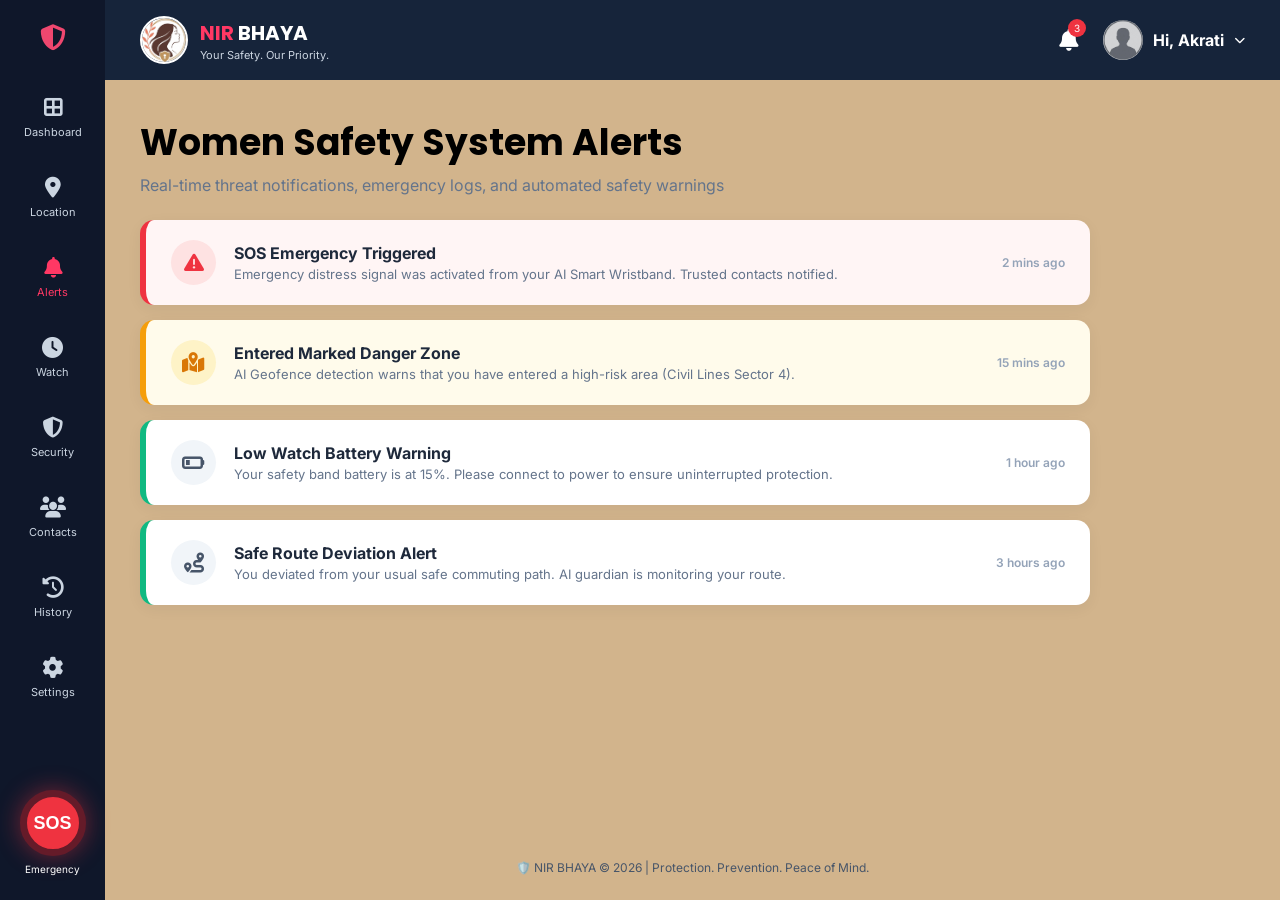
<file: alerts.html>
<!DOCTYPE html>
<html lang="en">

<head>
    <meta charset="UTF-8">
    <meta name="viewport" content="width=device-width, initial-scale=1.0">
    <title>Alerts Center | NIRBHAYA</title>

    <!-- Google Fonts -->
    <link rel="preconnect" href="https://fonts.googleapis.com">
    <link rel="preconnect" href="https://fonts.gstatic.com" crossorigin>
    <link
        href="https://fonts.googleapis.com/css2?family=Inter:wght@400;500;600;700&family=Poppins:wght@500;600;700&display=swap"
        rel="stylesheet">

    <!-- Font Awesome -->
    <link rel="stylesheet" href="https://cdnjs.cloudflare.com/ajax/libs/font-awesome/6.5.2/css/all.min.css">

    <style>
        * {
            margin: 0;
            padding: 0;
            box-sizing: border-box;
        }

        body {
            font-family: "Inter", sans-serif;
            background-color: #D2B48C;
            color: black;
        }

        /* =========================
           SIDEBAR
        ========================= */
        .sidebar {
            position: fixed;
            left: 0;
            top: 0;
            width: 105px;
            height: 100vh;
            background: #0f172a;
            display: flex;
            flex-direction: column;
            align-items: center;
            padding: 25px 10px;
            z-index: 1000;
        }

        .brand {
            color: white;
            font-size: 23px;
            font-weight: 700;
            margin-bottom: 35px;
            cursor: pointer;
            text-align: center;
        }

        .brand a {
            color: #ef476f;
            text-decoration: none;
        }

        .menu {
            width: 100%;
            display: flex;
            flex-direction: column;
            align-items: center;
            gap: 20px;
        }

        .menu a {
            width: 90px;
            text-decoration: none;
            color: #cbd5e1;
            display: flex;
            flex-direction: column;
            align-items: center;
            gap: 7px;
            padding: 9px 5px;
            border-radius: 12px;
            transition: 0.3s;
        }

        .menu a i {
            font-size: 21px;
        }

        .menu a span {
            font-size: 11px;
        }

        .menu a:hover {
            background: #16243a;
            color: white;
        }

        .menu a.active {
            color: #ff3864;
        }

        /* SOS */
        .sos-wrapper {
            margin-top: auto;
            display: flex;
            flex-direction: column;
            align-items: center;
        }

        .sos {
            width: 66px;
            height: 66px;
            border-radius: 50%;
            background: #ef3340;
            border: 7px solid #651b29;
            color: white;
            font-size: 18px;
            font-weight: 700;
            cursor: pointer;
            box-shadow: 0 0 25px rgba(239, 51, 64, 0.45);
            transition: 0.3s;
        }

        .sos:hover {
            transform: scale(1.08);
        }

        .sos-wrapper small {
            color: white;
            margin-top: 7px;
            font-size: 10px;
        }

        /* =========================
           MAIN CONTAINER
        ========================= */
        .main {
            margin-left: 105px;
            min-height: 100vh;
            display: flex;
            flex-direction: column;
            justify-content: space-between;
        }

        /* =========================
           TOPBAR
        ========================= */
        .topbar {
            height: 80px;
            background: #16243a;
            color: white;
            display: flex;
            align-items: center;
            justify-content: space-between;
            padding: 0 35px;
            position: relative;
        }

        .logo-area {
            display: flex;
            align-items: center;
            gap: 12px;
        }

        /* Custom Logo Image Styles */
        .app-logo {
            height: 48px;
            width: 48px;
            border-radius: 50%;
            object-fit: cover;
            border: 2px solid white;
        }

        .logo-area h2 {
            font-family: Poppins, sans-serif;
            font-size: 20px;
        }

        .logo-area h2 span {
            color: #ff3864;
        }

        .tagline {
            font-size: 11px;
            color: #cbd5e1;
        }

        .top-right {
            display: flex;
            align-items: center;
            gap: 25px;
        }

        .notification {
            position: relative;
            font-size: 22px;
            cursor: pointer;
        }

        .notification .badge {
            position: absolute;
            top: -8px;
            right: -8px;
            width: 18px;
            height: 18px;
            background: #ef3340;
            border-radius: 50%;
            font-size: 10px;
            display: flex;
            align-items: center;
            justify-content: center;
        }

        /* User Profile Dropdown Styles */
        .user-dropdown-container {
            position: relative;
            cursor: pointer;
        }

        .user {
            display: flex;
            align-items: center;
            gap: 10px;
        }

        .user img {
            width: 40px;
            height: 40px;
            border-radius: 50%;
            object-fit: cover;
        }

        .dropdown-menu {
            display: none;
            position: absolute;
            right: 0;
            top: 55px;
            background: #ffffff;
            color: #1e293b;
            min-width: 200px;
            border-radius: 12px;
            box-shadow: 0 10px 25px rgba(0, 0, 0, 0.2);
            overflow: hidden;
            z-index: 1100;
        }

        .dropdown-menu.show {
            display: block;
        }

        .dropdown-header {
            padding: 15px;
            background: #f8fafc;
            border-bottom: 1px solid #e2e8f0;
        }

        .dropdown-header strong {
            display: block;
            font-size: 14px;
            color: #0f172a;
        }

        .dropdown-header small {
            color: #64748b;
            font-size: 12px;
        }

        .dropdown-item {
            display: flex;
            align-items: center;
            gap: 10px;
            padding: 12px 15px;
            color: #334155;
            text-decoration: none;
            font-size: 13px;
            transition: 0.2s;
        }

        .dropdown-item:hover {
            background: #f1f5f9;
            color: #e11d48;
        }

        .dropdown-item i {
            width: 16px;
        }

        .dropdown-divider {
            height: 1px;
            background: #e2e8f0;
        }

        /* =========================
           CONTENT & ALERTS CARDS
        ========================= */
        .content {
            padding: 35px;
            flex: 1;
        }

        .page-title {
            margin-bottom: 25px;
        }

        .page-title h1 {
            font-family: Poppins, sans-serif;
            font-size: 36px;
        }

        .page-title p {
            color: #64748b;
            margin-top: 5px;
        }

        .alerts-container {
            display: flex;
            flex-direction: column;
            gap: 15px;
            max-width: 950px;
        }

        .alert-card {
            background: white;
            border-radius: 14px;
            padding: 20px 25px;
            display: flex;
            align-items: center;
            justify-content: space-between;
            box-shadow: 0 4px 15px rgba(15, 23, 42, 0.05);
            border-left: 6px solid #10b981;
            transition: 0.3s;
        }

        .alert-card.danger {
            border-left-color: #ef3340;
            background: #fff5f5;
        }

        .alert-card.warning {
            border-left-color: #f59e0b;
            background: #fffbeb;
        }

        .alert-left {
            display: flex;
            align-items: center;
            gap: 18px;
        }

        .alert-icon {
            width: 45px;
            height: 45px;
            border-radius: 50%;
            background: #f1f5f9;
            display: flex;
            align-items: center;
            justify-content: center;
            font-size: 20px;
            color: #475569;
        }

        .alert-card.danger .alert-icon {
            background: #fee2e2;
            color: #ef3340;
        }

        .alert-card.warning .alert-icon {
            background: #fef3c7;
            color: #d97706;
        }

        .alert-info h3 {
            font-size: 16px;
            font-weight: 700;
            color: #1e293b;
            margin-bottom: 3px;
        }

        .alert-info p {
            font-size: 13px;
            color: #64748b;
        }

        .alert-time {
            font-size: 12px;
            color: #94a3b8;
            font-weight: 600;
        }

        /* SOS Countdown Overlay Styling */
        #sosCountdownOverlay {
            display: none;
            position: fixed;
            top: 0;
            left: 0;
            width: 100%;
            height: 100vh;
            background: rgba(225, 29, 72, 0.95);
            z-index: 99999;
            color: white;
            flex-direction: column;
            justify-content: center;
            align-items: center;
            text-align: center;
            padding: 20px;
        }

        #sosTimerDisplay {
            font-size: 6rem;
            font-weight: 800;
            margin: 20px 0;
            letter-spacing: 2px;
        }

        /* =========================
           FOOTER
        ========================= */
        footer {
            text-align: center;
            padding: 25px;
            color: #475569;
            font-size: 12px;
        }

        @media(max-width: 750px) {
            .sidebar {
                width: 70px;
            }

            .menu a {
                width: 55px;
            }

            .menu a span {
                display: none;
            }

            .main {
                margin-left: 70px;
            }

            .tagline {
                display: none;
            }

            .content {
                padding: 20px;
            }

            .alert-card {
                flex-direction: column;
                align-items: flex-start;
                gap: 12px;
            }
        }
    </style>
</head>

<body>

    <!-- SIDEBAR -->
    <aside class="sidebar">
        <!-- Left top Shield Icon linked to security.html -->
        <div class="brand">
            <a href="security.html" title="Go to Security Center">
                <i class="fa-solid fa-shield-halved" style="color: #ef476f; font-size: 26px;"></i>
            </a>
        </div>

        <nav class="menu">
            <a href="index.html">
                <i class="fa-solid fa-border-all"></i>
                <span>Dashboard</span>
            </a>

            <!-- Location icon linked to track-location page -->
            <a href="pages/track-location.html">
                <i class="fa-solid fa-location-dot"></i>
                <span>Location</span>
            </a>

            <a href="alerts.html" class="active">
                <i class="fa-solid fa-bell"></i>
                <span>Alerts</span>
            </a>

            <a href="watch.html">
                <i class="fa-solid fa-clock"></i>
                <span>Watch</span>
            </a>

            <a href="security.html">
                <i class="fa-solid fa-shield-halved"></i>
                <span>Security</span>
            </a>

            <a href="contacts.html">
                <i class="fa-solid fa-users"></i>
                <span>Contacts</span>
            </a>

            <a href="history.html">
                <i class="fa-solid fa-clock-rotate-left"></i>
                <span>History</span>
            </a>

            <a href="settings.html">
                <i class="fa-solid fa-gear"></i>
                <span>Settings</span>
            </a>
        </nav>

        <div class="sos-wrapper">
            <button class="sos" onclick="triggerSOSCountdown()">SOS</button>
            <small>Emergency</small>
        </div>
    </aside>

    <!-- MAIN CONTAINER -->
    <main class="main">

        <!-- TOPBAR -->
        <header class="topbar">
            <div class="logo-area">
                <!-- Custom Logo Image -->
                <img src="assets/images/nir2.jpeg" alt="NIRBHAYA Logo" class="app-logo"
                    onerror="this.src='https://images.unsplash.com/photo-1618005182384-a83a8bd57fbe?w=100'">
                <div>
                    <h2><span>NIR</span> BHAYA</h2>
                    <div class="tagline">Your Safety. Our Priority.</div>
                </div>
            </div>

            <div class="top-right">
                <div class="notification" onclick="location.href='alerts.html'">
                    <i class="fa-solid fa-bell"></i>
                    <span class="badge">3</span>
                </div>

                <!-- User Profile with Interactive Dropdown Menu -->
                <div class="user-dropdown-container" id="userDropdownToggle">
                    <div class="user">
                        <img id="topbarUserImg" src="aqw.jpeg" alt="Profile"
                            onerror="this.src='https://images.unsplash.com/photo-1534528741775-53994a69daeb?w=100'">
                        <strong id="topbarUserName">Hi, Akrati</strong>
                        <i class="fa-solid fa-chevron-down" style="font-size: 11px;"></i>
                    </div>

                    <div class="dropdown-menu" id="userDropdownMenu">
                        <div class="dropdown-header">
                            <strong id="dropdownUserName">Akrati</strong>
                            <small>akrati@example.com</small>
                        </div>
                        <a href="#" class="dropdown-item"
                            onclick="alert('User Details: Akrati | Role: Primary User | Status: Verified')">
                            <i class="fa-solid fa-user"></i> User Details
                        </a>
                        <a href="settings.html" class="dropdown-item">
                            <i class="fa-solid fa-gear"></i> Account Settings
                        </a>
                        <div class="dropdown-divider"></div>
                        <a href="login.html" class="dropdown-item" style="color: #ef3340;">
                            <i class="fa-solid fa-right-from-bracket"></i> Logout
                        </a>
                    </div>
                </div>
            </div>
        </header>

        <!-- CONTENT -->
        <section class="content">
            <div class="page-title">
                <h1>Women Safety System Alerts</h1>
                <p>Real-time threat notifications, emergency logs, and automated safety warnings</p>
            </div>

            <div class="alerts-container">

                <!-- Alert Item 1 -->
                <div class="alert-card danger">
                    <div class="alert-left">
                        <div class="alert-icon">
                            <i class="fa-solid fa-triangle-exclamation"></i>
                        </div>
                        <div class="alert-info">
                            <h3>SOS Emergency Triggered</h3>
                            <p>Emergency distress signal was activated from your AI Smart Wristband. Trusted contacts
                                notified.</p>
                        </div>
                    </div>
                    <div class="alert-time">2 mins ago</div>
                </div>

                <!-- Alert Item 2 -->
                <div class="alert-card warning">
                    <div class="alert-left">
                        <div class="alert-icon">
                            <i class="fa-solid fa-map-location-dot"></i>
                        </div>
                        <div class="alert-info">
                            <h3>Entered Marked Danger Zone</h3>
                            <p>AI Geofence detection warns that you have entered a high-risk area (Civil Lines Sector
                                4).</p>
                        </div>
                    </div>
                    <div class="alert-time">15 mins ago</div>
                </div>

                <!-- Alert Item 3 -->
                <div class="alert-card">
                    <div class="alert-left">
                        <div class="alert-icon">
                            <i class="fa-solid fa-battery-quarter"></i>
                        </div>
                        <div class="alert-info">
                            <h3>Low Watch Battery Warning</h3>
                            <p>Your safety band battery is at 15%. Please connect to power to ensure uninterrupted
                                protection.</p>
                        </div>
                    </div>
                    <div class="alert-time">1 hour ago</div>
                </div>

                <!-- Alert Item 4 -->
                <div class="alert-card">
                    <div class="alert-left">
                        <div class="alert-icon">
                            <i class="fa-solid fa-route"></i>
                        </div>
                        <div class="alert-info">
                            <h3>Safe Route Deviation Alert</h3>
                            <p>You deviated from your usual safe commuting path. AI guardian is monitoring your route.
                            </p>
                        </div>
                    </div>
                    <div class="alert-time">3 hours ago</div>
                </div>

            </div>
        </section>

        <!-- FOOTER -->
        <footer>
            🛡️ NIR BHAYA © 2026 | Protection. Prevention. Peace of Mind.
        </footer>

    </main>

    <!-- SOS COUNTDOWN OVERLAY SCREEN -->
    <div id="sosCountdownOverlay">
        <h2>🚨 SOS EMERGENCY ACTIVATED 🚨</h2>
        <p>Dispatching coordinates and custom SMS to emergency contacts in:</p>
        <div id="sosTimerDisplay">15</div>
        <p style="font-size: 14px; max-width: 400px; opacity: 0.9; margin-bottom: 30px;">If this was a false alarm,
            click the cancel button immediately below before the countdown hits zero.</p>
        <button onclick="cancelSOS()"
            style="background: white; color: #e11d48; border: none; padding: 16px 45px; border-radius: 40px; font-size: 1.3rem; font-weight: 800; cursor: pointer; box-shadow: 0 10px 25px rgba(0,0,0,0.3); transition: 0.2s;">
            ❌ CANCEL SOS
        </button>
    </div>

    <script>
        // Sync Profile Data from Settings
        window.addEventListener('DOMContentLoaded', () => {
            const savedName = localStorage.getItem('nirbhaya_username');
            const savedDp = localStorage.getItem('nirbhaya_userdp');
            if (savedName) {
                document.getElementById('topbarUserName').textContent = `Hi, ${savedName}`;
                document.getElementById('dropdownUserName').textContent = savedName;
            }
            if (savedDp) {
                document.getElementById('topbarUserImg').src = savedDp;
            }
        });

        // User Profile Dropdown Toggle Script
        const dropdownToggle = document.getElementById('userDropdownToggle');
        const dropdownMenu = document.getElementById('userDropdownMenu');

        dropdownToggle.addEventListener('click', (e) => {
            e.stopPropagation();
            dropdownMenu.classList.toggle('show');
        });

        window.addEventListener('click', () => {
            if (dropdownMenu.classList.contains('show')) {
                dropdownMenu.classList.remove('show');
            }
        });

        /* =========================
           STRICT 15-SEC SOS COUNTDOWN & CANCEL ENGINE
        ========================= */
        let sosInterval = null;
        let countdownValue = 15;

        function triggerSOSCountdown() {
            countdownValue = 15;
            document.getElementById('sosTimerDisplay').textContent = countdownValue;
            document.getElementById('sosCountdownOverlay').style.display = 'flex';

            sosInterval = setInterval(() => {
                countdownValue--;
                document.getElementById('sosTimerDisplay').textContent = countdownValue;

                if (countdownValue <= 0) {
                    clearInterval(sosInterval);
                    document.getElementById('sosCountdownOverlay').style.display = 'none';

                    const customMsg = localStorage.getItem('nirbhaya_sos_sms') || "Emergency SOS Triggered!";
                    alert(`🚨 SOS DISPATCHED SUCCESSFULLY!\n\nCustom SMS Sent to Trusted Contacts:\n"${customMsg}"\n\nLocal authorities & emergency services alerted with live GPS coordinates.`);
                }
            }, 1000);
        }

        function cancelSOS() {
            if (sosInterval) {
                clearInterval(sosInterval);
            }
            document.getElementById('sosCountdownOverlay').style.display = 'none';
            alert("🛡️ SOS Alert successfully cancelled.");
        }
    </script>

</body>

</html>
</file>
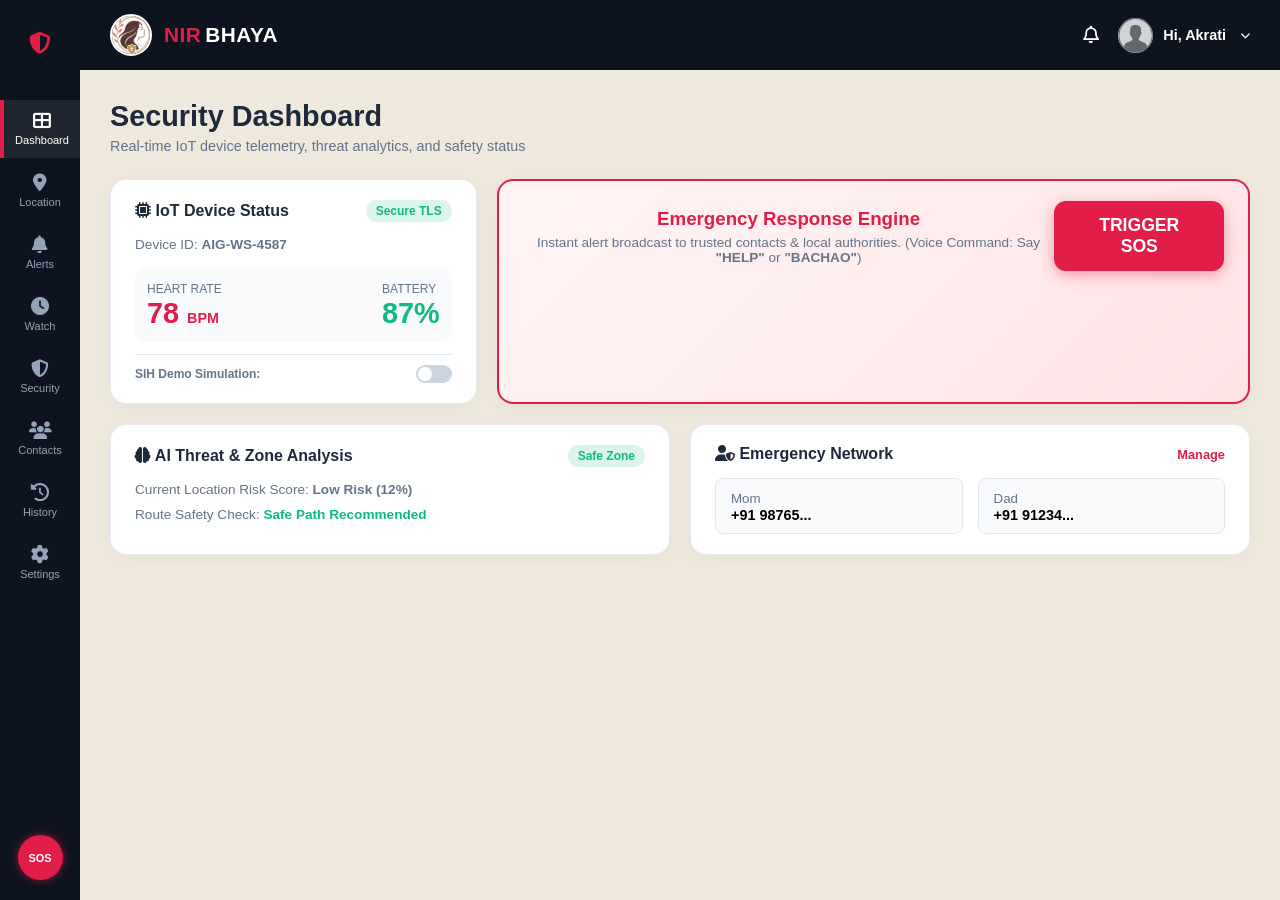
<file: indexsih.html>
<!DOCTYPE html>
<html lang="en">

<head>
    <meta charset="UTF-8">
    <meta name="viewport" content="width=device-width, initial-scale=1.0">
    <title>Dashboard | NIRBHAYA</title>

    <link rel="stylesheet" href="css/global.css">
    <link rel="stylesheet" href="https://cdnjs.cloudflare.com/ajax/libs/font-awesome/6.4.0/css/all.min.css">

    <style>
        /* Exact Theme Match with security.html */
        body {
            background-color: #8f6244;
            margin: 0;
            font-family: 'Plus Jakarta Sans', sans-serif;
        }

        .app-container {
            display: flex;
            min-height: 100vh;
        }

        /* Sidebar Styling */
        .sidebar {
            width: 80px;
            background-color: #0d131f;
            display: flex;
            flex-direction: column;
            align-items: center;
            padding: 20px 0;
            position: fixed;
            height: 100vh;
            z-index: 100;
        }

        .sidebar .logo-area {
            color: #fff;
            font-weight: 800;
            font-size: 14px;
            margin-bottom: 30px;
            text-align: center;
        }

        .sidebar a {
            color: #94a3b8;
            text-decoration: none;
            display: flex;
            flex-direction: column;
            align-items: center;
            font-size: 11px;
            padding: 12px 0;
            width: 100%;
            transition: 0.2s;
        }

        .sidebar a i {
            font-size: 18px;
            margin-bottom: 4px;
        }

        .sidebar a:hover,
        .sidebar a.active {
            color: #ffffff;
            background: rgba(255, 255, 255, 0.08);
            border-left: 4px solid #e11d48;
        }

        .sidebar .sos-icon-btn {
            margin-top: auto;
            background: #e11d48;
            color: white;
            border-radius: 50%;
            width: 45px;
            height: 45px;
            display: flex;
            align-items: center;
            justify-content: center;
            font-weight: 700;
            font-size: 11px;
            box-shadow: 0 0 10px rgba(225, 29, 72, 0.6);
            text-decoration: none;
            cursor: pointer;
        }

        /* Main Content Wrapper */
        .main-wrapper {
            margin-left: 80px;
            flex: 1;
            background-color: #efe8dc;
            min-height: 100vh;
        }

        /* Top Bar */
        .topbar {
            height: 70px;
            background: #0d131f;
            color: white;
            display: flex;
            align-items: center;
            justify-content: space-between;
            padding: 0 30px;
            position: relative;
        }

        .brand-logo-area {
            display: flex;
            align-items: center;
            gap: 12px;
        }

        /* Custom Logo Image Styles */
        .app-logo {
            height: 42px;
            width: 42px;
            border-radius: 50%;
            object-fit: cover;
            border: 2px solid white;
        }

        /* NIRBHAYA Logo Style (NIR in Red, BHAYA in White) */
        .brand-title {
            font-weight: 800;
            font-size: 1.3rem;
            letter-spacing: 0.5px;
            display: flex;
            align-items: center;
            gap: 4px;
        }

        .brand-title .nir-text {
            color: #e11d48;
        }

        .brand-title .bhaya-text {
            color: #ffffff;
        }

        .top-right {
            display: flex;
            align-items: center;
            gap: 20px;
        }

        /* User Profile Dropdown Styles (Exact Match with security.html) */
        .user-dropdown-container {
            position: relative;
            cursor: pointer;
        }

        .user-profile {
            display: flex;
            align-items: center;
            gap: 10px;
            font-size: 0.9rem;
            font-weight: 600;
        }

        .user-profile img {
            width: 35px;
            height: 35px;
            border-radius: 50%;
            object-fit: cover;
        }

        .dropdown-menu {
            display: none;
            position: absolute;
            right: 0;
            top: 50px;
            background: #ffffff;
            color: #1e293b;
            min-width: 200px;
            border-radius: 12px;
            box-shadow: 0 10px 25px rgba(0, 0, 0, 0.2);
            overflow: hidden;
            z-index: 1100;
        }

        .dropdown-menu.show {
            display: block;
        }

        .dropdown-header {
            padding: 15px;
            background: #f8fafc;
            border-bottom: 1px solid #e2e8f0;
        }

        .dropdown-header strong {
            display: block;
            font-size: 14px;
            color: #0f172a;
        }

        .dropdown-header small {
            color: #64748b;
            font-size: 12px;
        }

        .dropdown-item {
            display: flex;
            align-items: center;
            gap: 10px;
            padding: 12px 15px;
            color: #334155;
            text-decoration: none;
            font-size: 13px;
            transition: 0.2s;
        }

        .dropdown-item:hover {
            background: #f1f5f9;
            color: #e11d48;
        }

        .dropdown-item i {
            width: 16px;
        }

        .dropdown-divider {
            height: 1px;
            background: #e2e8f0;
        }

        /* Content Area & Cards Grid */
        .content-body {
            padding: 30px;
        }

        .page-title h1 {
            font-size: 1.8rem;
            font-weight: 800;
            color: #1e293b;
            margin-bottom: 5px;
        }

        .page-title p {
            color: #64748b;
            font-size: 0.9rem;
            margin-bottom: 25px;
        }

        .dashboard-grid {
            display: grid;
            grid-template-columns: repeat(12, 1fr);
            gap: 20px;
        }

        .card {
            background: #ffffff;
            border-radius: 16px;
            padding: 20px 24px;
            box-shadow: 0 4px 20px rgba(0, 0, 0, 0.04);
            border: 1px solid rgba(226, 232, 240, 0.8);
        }

        .col-4 {
            grid-column: span 4;
        }

        .col-8 {
            grid-column: span 8;
        }

        .col-6 {
            grid-column: span 6;
        }

        .card-header-flex {
            display: flex;
            justify-content: space-between;
            align-items: center;
            margin-bottom: 15px;
        }

        .card-title {
            font-size: 1rem;
            font-weight: 700;
            color: #1e293b;
        }

        .status-badge {
            padding: 4px 10px;
            border-radius: 20px;
            font-size: 0.75rem;
            font-weight: 700;
        }

        .badge-safe {
            background: rgba(16, 185, 129, 0.15);
            color: #10b981;
        }

        .sos-active-banner {
            background: linear-gradient(135deg, #fff5f5 0%, #ffe4e6 100%);
            border: 2px solid #e11d48;
            text-align: center;
        }

        .big-sos-btn {
            background: #e11d48;
            color: white;
            border: none;
            padding: 14px 35px;
            font-size: 1.1rem;
            font-weight: 800;
            border-radius: 12px;
            cursor: pointer;
            box-shadow: 0 4px 15px rgba(225, 29, 72, 0.4);
        }

        .metric-value {
            font-size: 1.8rem;
            font-weight: 800;
            color: #1e293b;
        }

        /* SOS Countdown Overlay Styling */
        #sosCountdownOverlay {
            display: none;
            position: fixed;
            top: 0;
            left: 0;
            width: 100%;
            height: 100vh;
            background: rgba(225, 29, 72, 0.95);
            z-index: 99999;
            color: white;
            flex-direction: column;
            justify-content: center;
            align-items: center;
            text-align: center;
            padding: 20px;
        }

        #sosTimerDisplay {
            font-size: 6rem;
            font-weight: 800;
            margin: 20px 0;
            letter-spacing: 2px;
        }
    </style>
</head>

<body>

    <div class="app-container">

        <!-- SIDEBAR -->
        <aside class="sidebar">

            <!-- Left top shield icon linked to security.html -->
            <div class="logo-area">
                <a href="security.html" style="color: inherit; text-decoration: none;">
                    <i class="fa-solid fa-shield-halved" style="font-size: 22px; color: #e11d48; cursor: pointer;"
                        title="Go to Security Center"></i>
                </a>
            </div>

            <nav style="width: 100%; display: flex; flex-direction: column; gap: 4px;">

                <a href="indexsih.html" class="active">
                    <i class="fa-solid fa-table-cells-large"></i>
                    <span>Dashboard</span>
                </a>

                <!-- Location link connected to pages/track-location.html -->
                <a href="pages/track-location.html">
                    <i class="fa-solid fa-location-dot"></i>
                    <span>Location</span>
                </a>

                <a href="alerts.html">
                    <i class="fa-solid fa-bell"></i>
                    <span>Alerts</span>
                </a>

                <a href="watch.html">
                    <i class="fa-solid fa-clock"></i>
                    <span>Watch</span>
                </a>

                <a href="security.html">
                    <i class="fa-solid fa-shield-alt"></i>
                    <span>Security</span>
                </a>

                <a href="contacts.html">
                    <i class="fa-solid fa-users"></i>
                    <span>Contacts</span>
                </a>

                <a href="history.html">
                    <i class="fa-solid fa-clock-rotate-left"></i>
                    <span>History</span>
                </a>

                <a href="settings.html">
                    <i class="fa-solid fa-gear"></i>
                    <span>Settings</span>
                </a>

            </nav>

            <a class="sos-icon-btn" onclick="triggerSOSCountdown()">SOS</a>

        </aside>


        <!-- MAIN WRAPPER -->
        <div class="main-wrapper">

            <!-- TOPBAR -->
            <header class="topbar">

                <div class="brand-logo-area">
                    <img src="assets/images/nir2.jpeg" alt="NIRBHAYA Logo" class="app-logo"
                        onerror="this.src='https://images.unsplash.com/photo-1618005182384-a83a8bd57fbe?w=100'">
                    <div class="brand-title">
                        <span class="nir-text">NIR</span><span class="bhaya-text">BHAYA</span>
                    </div>
                </div>

                <div class="top-right">

                    <i class="fa-regular fa-bell" style="cursor: pointer; font-size: 1.1rem;"
                        onclick="location.href='alerts.html'"></i>

                    <!-- USER PROFILE WITH INTERACTIVE DROPDOWN MENU -->
                    <div class="user-dropdown-container" id="userDropdownToggle">
                        <div class="user-profile">
                            <img id="topbarUserImg" src="aqw.jpeg" alt="User DP"
                                onerror="this.src='https://images.unsplash.com/photo-1534528741775-53994a69daeb?w=100'">
                            <span id="topbarUserName">Hi, Akrati</span>
                            <i class="fa-solid fa-chevron-down" style="font-size: 10px; margin-left: 4px;"></i>
                        </div>

                        <div class="dropdown-menu" id="userDropdownMenu">
                            <div class="dropdown-header">
                                <strong id="dropdownUserName">Akrati</strong>
                                <small id="dropdownUserEmail">akrati@example.com</small>
                            </div>
                            <a href="#" class="dropdown-item"
                                onclick="alert('User Details: Primary User | Status: Verified')">
                                <i class="fa-solid fa-user"></i> User Details
                            </a>
                            <a href="settings.html" class="dropdown-item">
                                <i class="fa-solid fa-gear"></i> Account Settings
                            </a>
                            <div class="dropdown-divider"></div>
                            <a href="login.html" class="dropdown-item" style="color: #ef3340;">
                                <i class="fa-solid fa-right-from-bracket"></i> Logout
                            </a>
                        </div>
                    </div>

                </div>

            </header>


            <!-- CONTENT BODY -->
            <main class="content-body">

                <div class="page-title">
                    <h1>Security Dashboard</h1>
                    <p>Real-time IoT device telemetry, threat analytics, and safety status</p>
                </div>


                <div class="dashboard-grid">

                    <!-- IoT Hardware Telemetry Card -->
                    <div class="card col-4">

                        <div class="card-header-flex">

                            <span class="card-title">
                                <i class="fa-solid fa-microchip"></i>
                                IoT Device Status
                            </span>

                            <span class="status-badge badge-safe">
                                Secure TLS
                            </span>

                        </div>

                        <p style="font-size: 0.85rem; color: #64748b; margin-bottom: 12px;">
                            Device ID: <strong>AIG-WS-4587</strong>
                        </p>

                        <div
                            style="display: flex; justify-content: space-between; margin-top: 15px; background: #f8fafc; padding: 12px; border-radius: 10px;">

                            <div>

                                <small style="color: #64748b; font-size: 0.75rem;">
                                    HEART RATE
                                </small>

                                <div class="metric-value" style="color: #e11d48;" id="heartRate">
                                    78
                                    <span style="font-size: 0.9rem;">
                                        BPM
                                    </span>
                                </div>

                            </div>

                            <div>

                                <small style="color: #64748b; font-size: 0.75rem;">
                                    BATTERY
                                </small>

                                <div class="metric-value" style="color: #10b981;">
                                    87%
                                </div>

                            </div>

                        </div>

                        <!-- SIH Demo Telemetry Simulation Toggle -->
                        <div
                            style="margin-top: 12px; display: flex; justify-content: space-between; align-items: center; border-top: 1px solid #e2e8f0; padding-top: 10px;">
                            <span style="font-size: 0.75rem; color: #64748b; font-weight: 600;">SIH Demo
                                Simulation:</span>
                            <label onclick="toggleSimulation()"
                                style="cursor: pointer; width: 36px; height: 18px; background: #cbd5e1; border-radius: 20px; position: relative; display: inline-block;">
                                <span id="slider"
                                    style="position: absolute; top: 2px; left: 2px; width: 14px; height: 14px; background: white; border-radius: 50%; transition: 0.3s;"></span>
                            </label>
                        </div>

                    </div>


                    <!-- Smart SOS Quick Trigger Card -->
                    <div class="card col-8 sos-active-banner">

                        <div style="display: flex; justify-content: space-between; align-items: center;">

                            <div>

                                <h3 style="color: #e11d48; margin-bottom: 5px;">
                                    Emergency Response Engine
                                </h3>

                                <p style="font-size: 0.85rem; color: #64748b;">
                                    Instant alert broadcast to trusted contacts & local authorities. (Voice Command: Say
                                    <strong>"HELP"</strong> or <strong>"BACHAO"</strong>)
                                </p>

                            </div>

                            <button class="big-sos-btn" onclick="triggerSOSCountdown()">
                                TRIGGER SOS
                            </button>

                        </div>

                    </div>


                    <!-- AI Risk & Geofence Status -->
                    <div class="card col-6">

                        <div class="card-header-flex">

                            <span class="card-title">
                                <i class="fa-solid fa-brain"></i>
                                AI Threat & Zone Analysis
                            </span>

                            <span class="status-badge badge-safe" id="zoneBadgeStatus">
                                Safe Zone
                            </span>

                        </div>

                        <p style="font-size: 0.85rem; color: #64748b; margin-bottom: 10px;">
                            Current Location Risk Score:
                            <strong id="riskScoreText">Low Risk (12%)</strong>
                        </p>

                        <p style="font-size: 0.85rem; color: #64748b;">
                            Route Safety Check:
                            <strong style="color: #10b981;" id="routeCheckText">
                                Safe Path Recommended
                            </strong>
                        </p>

                    </div>


                    <!-- Trusted Contacts Quick View -->
                    <div class="card col-6">

                        <div class="card-header-flex">

                            <span class="card-title">
                                <i class="fa-solid fa-user-shield"></i>
                                Emergency Network
                            </span>

                            <a href="security.html"
                                style="font-size: 0.8rem; color: #e11d48; text-decoration: none; font-weight: 700;">
                                Manage
                            </a>

                        </div>

                        <div style="display: flex; gap: 15px; margin-top: 10px;">

                            <div
                                style="background: #f8fafc; padding: 10px 15px; border-radius: 8px; flex: 1; border: 1px solid #e2e8f0;">

                                <small style="color: #64748b;">
                                    Mom
                                </small>

                                <div style="font-weight: 700; font-size: 0.9rem;">
                                    +91 98765...
                                </div>

                            </div>


                            <div
                                style="background: #f8fafc; padding: 10px 15px; border-radius: 8px; flex: 1; border: 1px solid #e2e8f0;">

                                <small style="color: #64748b;">
                                    Dad
                                </small>

                                <div style="font-weight: 700; font-size: 0.9rem;">
                                    +91 91234...
                                </div>

                            </div>

                        </div>

                    </div>

                </div>

            </main>

        </div>

    </div>

    <!-- SOS COUNTDOWN OVERLAY SCREEN -->
    <div id="sosCountdownOverlay">
        <h2>🚨 SOS EMERGENCY ACTIVATED 🚨</h2>
        <p>Dispatching coordinates and custom SMS to emergency contacts in:</p>
        <div id="sosTimerDisplay">15</div>
        <p style="font-size: 14px; max-width: 400px; opacity: 0.9; margin-bottom: 30px;">Voice command or manual trigger
            detected. Click cancel if this is a false alarm.</p>
        <button onclick="cancelSOS()"
            style="background: white; color: #e11d48; border: none; padding: 16px 45px; border-radius: 40px; font-size: 1.3rem; font-weight: 800; cursor: pointer; box-shadow: 0 10px 25px rgba(0,0,0,0.3); transition: 0.2s;">
            ❌ CANCEL SOS
        </button>
    </div>

    <!-- Script Section -->
    <script>
        // Sync Profile Data & Active Logged-in User Details from localStorage
        window.addEventListener('DOMContentLoaded', () => {
            const savedName = localStorage.getItem('nirbhaya_username');
            const savedDp = localStorage.getItem('nirbhaya_userdp');
            const savedEmail = localStorage.getItem('nirbhaya_user_email') || localStorage.getItem('nirbhaya_current_user_email');

            if (savedName) {
                const topbarNameEl = document.getElementById('topbarUserName');
                const dropdownNameEl = document.getElementById('dropdownUserName');
                if (topbarNameEl) topbarNameEl.textContent = `Hi, ${savedName}`;
                if (dropdownNameEl) dropdownNameEl.textContent = savedName;
            }

            if (savedEmail) {
                const dropdownEmailEl = document.getElementById('dropdownUserEmail');
                if (dropdownEmailEl) dropdownEmailEl.textContent = savedEmail;
            }

            const topbarImg = document.getElementById('topbarUserImg');
            if (savedDp && savedDp.trim() !== "") {
                if (topbarImg) topbarImg.src = savedDp;
            } else {
                if (topbarImg) topbarImg.src = 'aqw.jpeg';
            }
        });

        /* =========================
           USER DROPDOWN TOGGLE SCRIPT
        ========================= */
        const dropdownToggle = document.getElementById('userDropdownToggle');
        const dropdownMenu = document.getElementById('userDropdownMenu');

        if (dropdownToggle && dropdownMenu) {
            dropdownToggle.addEventListener('click', (e) => {
                e.stopPropagation();
                dropdownMenu.classList.toggle('show');
            });

            window.addEventListener('click', () => {
                if (dropdownMenu.classList.contains('show')) {
                    dropdownMenu.classList.remove('show');
                }
            });
        }

        // 1. IoT Telemetry Simulation for Judges Demo
        let isSimulating = false;
        function toggleSimulation() {
            isSimulating = !isSimulating;
            let hrElement = document.getElementById("heartRate");
            let slider = document.getElementById("slider");

            if (isSimulating) {
                slider.style.transform = "translateX(18px)";
                slider.parentElement.style.background = "#e11d48";
                window.simInterval = setInterval(() => {
                    let randomHR = Math.floor(Math.random() * (140 - 115 + 1)) + 115;
                    hrElement.innerHTML = `${randomHR} <span style="font-size: 0.9rem;">BPM</span>`;
                }, 2000);
            } else {
                slider.style.transform = "translateX(0)";
                slider.parentElement.style.background = "#cbd5e1";
                clearInterval(window.simInterval);
                hrElement.innerHTML = `78 <span style="font-size: 0.9rem;">BPM</span>`;
            }
        }

        // 2. Strict 15-Sec SOS Countdown & Cancel Engine
        let sosInterval = null;
        let countdownValue = 15;

        function triggerSOSCountdown() {
            countdownValue = 15;
            document.getElementById('sosTimerDisplay').textContent = countdownValue;
            document.getElementById('sosCountdownOverlay').style.display = 'flex';

            sosInterval = setInterval(() => {
                countdownValue--;
                document.getElementById('sosTimerDisplay').textContent = countdownValue;

                if (countdownValue <= 0) {
                    clearInterval(sosInterval);
                    document.getElementById('sosCountdownOverlay').style.display = 'none';

                    const customMsg = localStorage.getItem('nirbhaya_sos_sms') || "Emergency SOS Triggered!";
                    alert(`🚨 SOS DISPATCHED SUCCESSFULLY!\n\nCustom SMS Sent to Trusted Contacts:\n"${customMsg}"\n\nLocal authorities & emergency services alerted with live GPS coordinates.`);
                }
            }, 1000);
        }

        function cancelSOS() {
            if (sosInterval) {
                clearInterval(sosInterval);
            }
            document.getElementById('sosCountdownOverlay').style.display = 'none';
            alert("🛡️ SOS Alert successfully cancelled.");
        }

        // 3. Hands-Free Voice Command Listener for SOS (Keywords: HELP, BACHAO, SAFE)
        if ('webkitSpeechRecognition' in window || 'SpeechRecognition' in window) {
            const SpeechRecognition = window.SpeechRecognition || window.webkitSpeechRecognition;
            const recognition = new SpeechRecognition();
            recognition.continuous = true;
            recognition.interimResults = false;
            recognition.lang = 'en-IN';

            recognition.onresult = function (event) {
                let transcript = event.results[event.results.length - 1][0].transcript.toLowerCase();
                console.log("Voice heard:", transcript);

                if (transcript.includes("help") || transcript.includes("bachao") || transcript.includes("emergency")) {
                    triggerSOSCountdown();
                } else if (transcript.includes("safe")) {
                    cancelSOS();
                    document.getElementById('zoneBadgeStatus').textContent = "Safe Zone";
                    document.getElementById('zoneBadgeStatus').className = "status-badge badge-safe";
                    document.getElementById('riskScoreText').textContent = "Low Risk (12%)";
                    document.getElementById('routeCheckText').textContent = "Safe Path Recommended";
                    document.getElementById('routeCheckText').style.color = "#10b981";
                }
            };

            recognition.onerror = function (event) {
                console.log("Speech recognition error", event.error);
            };

            recognition.onend = function () {
                try {
                    recognition.start();
                } catch (e) { }
            };

            try {
                recognition.start();
                console.log("Microphone voice recognition active for HELP / BACHAO / SAFE");
            } catch (e) {
                console.log("Voice listener already active or blocked");
            }
        }
    </script>

</body>

</html>
</file>
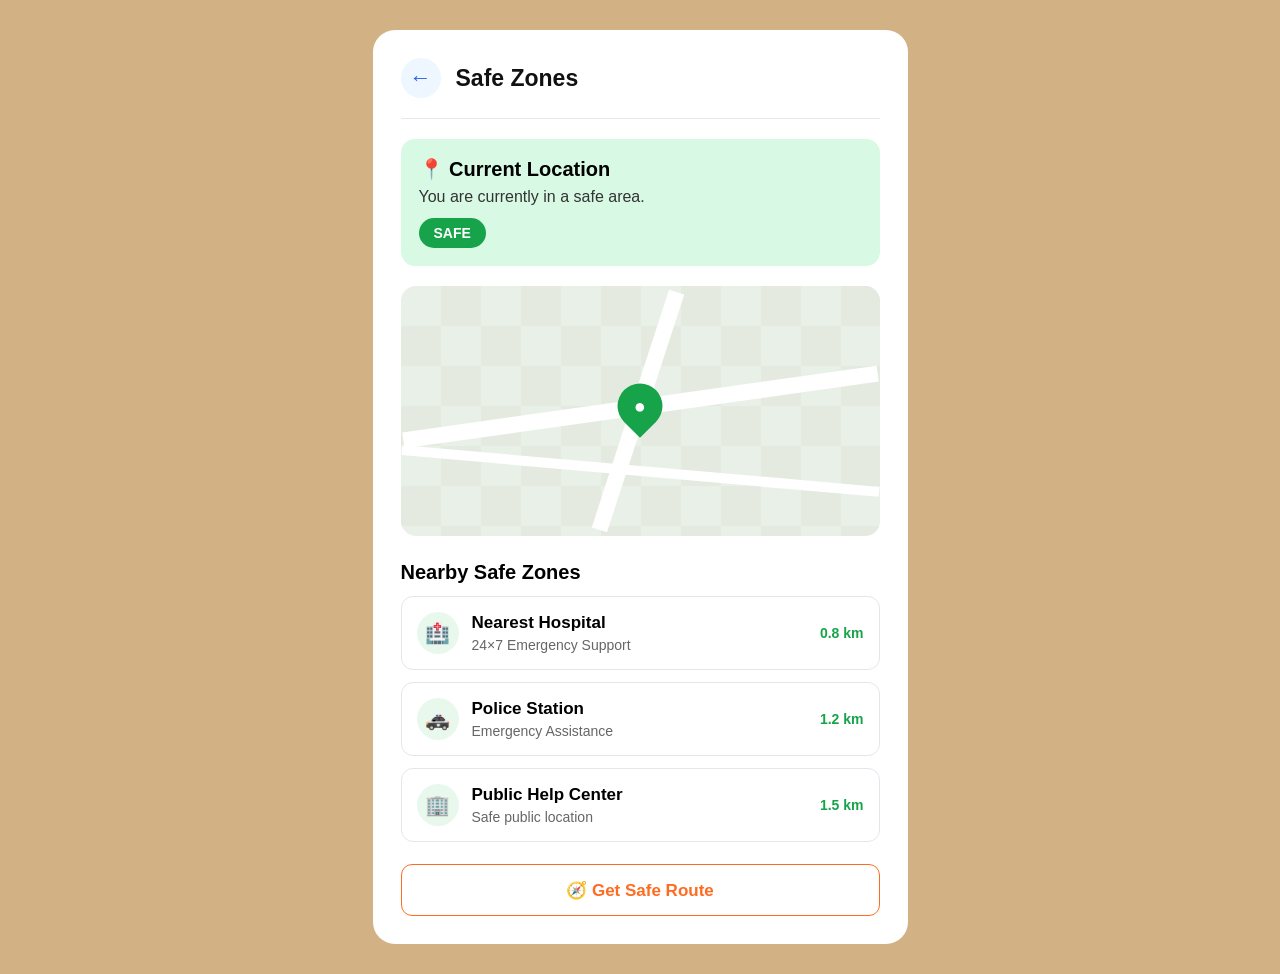
<file: safe-zones.html>
<!DOCTYPE html>
<html lang="en">

<head>
    <meta charset="UTF-8">
    <meta name="viewport" content="width=device-width, initial-scale=1.0">

    <title>NIRBHAYA - Safe Zones</title>

    <style>
        * {
            margin: 0;
            padding: 0;
            box-sizing: border-box;
            font-family: Arial, Helvetica, sans-serif;
        }

        body {
            background: #d2b185;
            min-height: 100vh;
            padding: 30px 20px;
        }

        .safe-zone-page {
            max-width: 535px;
            margin: auto;
            background: white;
            border-radius: 22px;
            padding: 28px;
        }

        /* Header */

        .page-header {
            display: flex;
            align-items: center;
            gap: 15px;
            padding-bottom: 20px;
            border-bottom: 1px solid #e5e9ef;
        }

        .back-btn {
            width: 40px;
            height: 40px;
            border-radius: 50%;
            border: none;
            background: #eef6ff;
            color: #2563eb;
            font-size: 22px;
            cursor: pointer;
        }

        .page-header h1 {
            font-size: 23px;
            color: #111;
        }

        /* Current Location */

        .current-location {
            margin-top: 20px;
            padding: 18px;
            background: #d8f9e4;
            border-radius: 14px;
        }

        .current-location h2 {
            font-size: 20px;
            margin-bottom: 7px;
        }

        .current-location p {
            font-size: 16px;
            color: #333;
        }

        .safe-status {
            display: inline-block;
            margin-top: 12px;
            background: #16a34a;
            color: white;
            padding: 7px 15px;
            border-radius: 20px;
            font-weight: bold;
            font-size: 14px;
        }

        /* Map */

        .map-container {
            margin-top: 20px;
            height: 250px;
            border-radius: 15px;
            overflow: hidden;
            background: #e8f0e8;
            position: relative;
        }

        .map {
            width: 100%;
            height: 100%;
            background:
                linear-gradient(45deg,
                    #e4eadf 25%,
                    transparent 25%,
                    transparent 75%,
                    #e4eadf 75%),
                linear-gradient(45deg,
                    #e4eadf 25%,
                    transparent 25%,
                    transparent 75%,
                    #e4eadf 75%);
            background-size: 80px 80px;
            background-position: 0 0, 40px 40px;
            position: relative;
        }

        /* Roads */

        .road1,
        .road2,
        .road3 {
            position: absolute;
            background: white;
        }

        .road1 {
            width: 100%;
            height: 16px;
            top: 45%;
            transform: rotate(-8deg);
        }

        .road2 {
            width: 16px;
            height: 100%;
            left: 48%;
            transform: rotate(18deg);
        }

        .road3 {
            width: 100%;
            height: 10px;
            top: 72%;
            transform: rotate(5deg);
        }

        /* Location Marker */

        .location-marker {
            position: absolute;
            top: 48%;
            left: 50%;
            transform: translate(-50%, -50%);
            width: 45px;
            height: 45px;
            background: #16a34a;
            border-radius: 50% 50% 50% 0;
            transform: translate(-50%, -50%) rotate(-45deg);
            display: flex;
            justify-content: center;
            align-items: center;
        }

        .location-marker span {
            transform: rotate(45deg);
            color: white;
            font-size: 20px;
        }

        /* Safe Zone List */

        .section-title {
            margin-top: 25px;
            margin-bottom: 12px;
            font-size: 20px;
        }

        .zone {
            display: flex;
            align-items: center;
            padding: 15px;
            border: 1px solid #e3e7ec;
            border-radius: 12px;
            margin-bottom: 12px;
        }

        .zone-icon {
            width: 42px;
            height: 42px;
            background: #e8f8ed;
            border-radius: 50%;
            display: flex;
            align-items: center;
            justify-content: center;
            font-size: 20px;
            margin-right: 13px;
        }

        .zone-info {
            flex: 1;
        }

        .zone-info h3 {
            font-size: 17px;
            margin-bottom: 4px;
        }

        .zone-info p {
            font-size: 14px;
            color: #666;
        }

        .distance {
            color: #16a34a;
            font-weight: bold;
            font-size: 14px;
        }

        /* Route Button */

        .route-btn {
            width: 100%;
            height: 52px;
            margin-top: 10px;

            border: 1.5px solid #ff6b21;
            background: white;
            color: #ff6b21;

            border-radius: 11px;
            font-size: 17px;
            font-weight: bold;
            cursor: pointer;
        }

        .route-btn:hover {
            background: #fff5ef;
        }

        /* Mobile */

        @media (max-width: 600px) {

            body {
                padding: 20px 15px;
            }

            .safe-zone-page {
                padding: 22px;
            }

            .page-header h1 {
                font-size: 20px;
            }

            .map-container {
                height: 220px;
            }
        }
    </style>
</head>

<body>

    <div class="safe-zone-page">

        <!-- Header -->

        <div class="page-header">

            <button class="back-btn" onclick="window.history.back()">
                ←
            </button>

            <h1>Safe Zones</h1>

        </div>


        <!-- Current Location -->

        <div class="current-location">

            <h2>📍 Current Location</h2>

            <p>
                You are currently in a safe area.
            </p>

            <span class="safe-status">
                SAFE
            </span>

        </div>


        <!-- Map -->

        <div class="map-container">

            <div class="map">

                <div class="road1"></div>
                <div class="road2"></div>
                <div class="road3"></div>

                <div class="location-marker">
                    <span>●</span>
                </div>

            </div>

        </div>


        <!-- Nearby Safe Zones -->

        <h2 class="section-title">
            Nearby Safe Zones
        </h2>


        <div class="zone">

            <div class="zone-icon">
                🏥
            </div>

            <div class="zone-info">
                <h3>Nearest Hospital</h3>
                <p>24×7 Emergency Support</p>
            </div>

            <div class="distance">
                0.8 km
            </div>

        </div>


        <div class="zone">

            <div class="zone-icon">
                🚓
            </div>

            <div class="zone-info">
                <h3>Police Station</h3>
                <p>Emergency Assistance</p>
            </div>

            <div class="distance">
                1.2 km
            </div>

        </div>


        <div class="zone">

            <div class="zone-icon">
                🏢
            </div>

            <div class="zone-info">
                <h3>Public Help Center</h3>
                <p>Safe public location</p>
            </div>

            <div class="distance">
                1.5 km
            </div>

        </div>


        <!-- Route -->

        <button class="route-btn" onclick="openRoute()">
            🧭 Get Safe Route
        </button>

    </div>


    <script>

        function openRoute() {

            alert("Safe route will be shown here.");

        }

    </script>

</body>

</html>
</file>
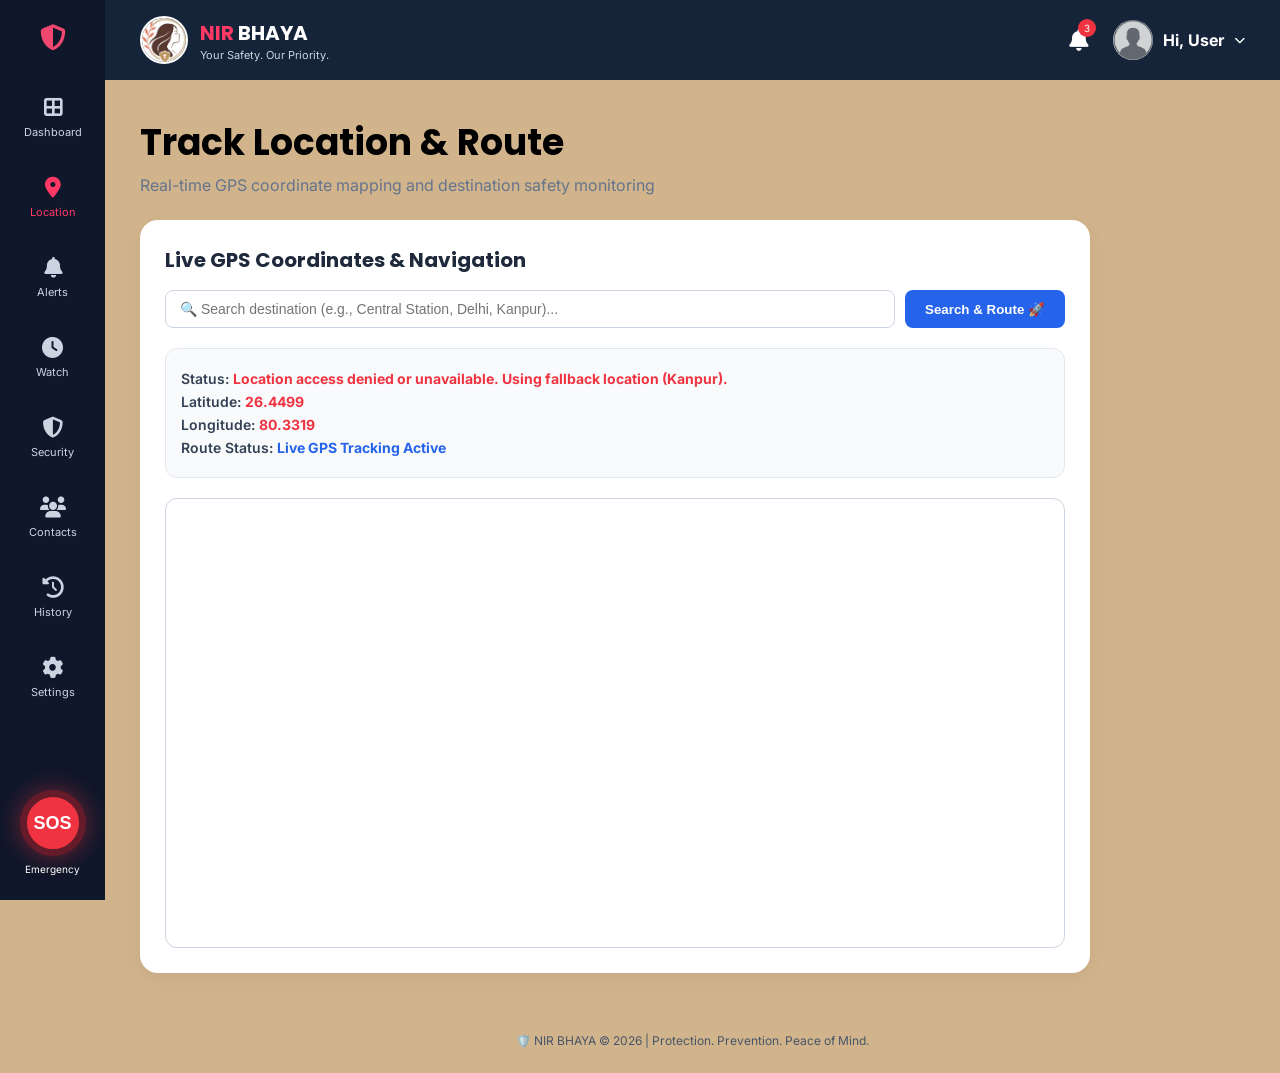
<file: pages/track-location.html>
<!DOCTYPE html>
<html lang="en">

<head>
    <meta charset="UTF-8">
    <meta name="viewport" content="width=device-width, initial-scale=1.0">
    <title>Track Location | NIRBHAYA</title>

    <link rel="preconnect" href="https://fonts.googleapis.com">
    <link rel="preconnect" href="https://fonts.gstatic.com" crossorigin>
    <link
        href="https://fonts.googleapis.com/css2?family=Inter:wght@400;500;600;700&family=Poppins:wght@500;600;700&display=swap"
        rel="stylesheet">

    <link rel="stylesheet" href="https://cdnjs.cloudflare.com/ajax/libs/font-awesome/6.5.2/css/all.min.css">

    <style>
        * {
            margin: 0;
            padding: 0;
            box-sizing: border-box;
        }

        body {
            font-family: "Inter", sans-serif;
            background-color: #D2B48C;
            color: black;
        }

        /* =========================
           SIDEBAR
        ========================= */
        .sidebar {
            position: fixed;
            left: 0;
            top: 0;
            width: 105px;
            height: 100vh;
            background: #0f172a;
            display: flex;
            flex-direction: column;
            align-items: center;
            padding: 25px 10px;
            z-index: 1000;
        }

        .brand {
            color: white;
            font-size: 23px;
            font-weight: 700;
            margin-bottom: 35px;
            cursor: pointer;
            text-align: center;
        }

        .brand a {
            color: #ef476f;
            text-decoration: none;
        }

        .menu {
            width: 100%;
            display: flex;
            flex-direction: column;
            align-items: center;
            gap: 20px;
        }

        .menu a {
            width: 90px;
            text-decoration: none;
            color: #cbd5e1;
            display: flex;
            flex-direction: column;
            align-items: center;
            gap: 7px;
            padding: 9px 5px;
            border-radius: 12px;
            transition: 0.3s;
        }

        .menu a i {
            font-size: 21px;
        }

        .menu a span {
            font-size: 11px;
        }

        .menu a:hover {
            background: #16243a;
            color: white;
        }

        .menu a.active {
            color: #ff3864;
        }

        /* SOS Button */
        .sos-wrapper {
            margin-top: auto;
            display: flex;
            flex-direction: column;
            align-items: center;
        }

        .sos {
            width: 66px;
            height: 66px;
            border-radius: 50%;
            background: #ef3340;
            border: 7px solid #651b29;
            color: white;
            font-size: 18px;
            font-weight: 700;
            cursor: pointer;
            box-shadow: 0 0 25px rgba(239, 51, 64, 0.45);
            transition: 0.3s;
        }

        .sos:hover {
            transform: scale(1.08);
        }

        .sos-wrapper small {
            color: white;
            margin-top: 7px;
            font-size: 10px;
        }

        /* =========================
           MAIN CONTAINER
        ========================= */
        .main {
            margin-left: 105px;
            min-height: 100vh;
            display: flex;
            flex-direction: column;
            justify-content: space-between;
        }

        /* =========================
           TOPBAR
        ========================= */
        .topbar {
            height: 80px;
            background: #16243a;
            color: white;
            display: flex;
            align-items: center;
            justify-content: space-between;
            padding: 0 35px;
            position: relative;
        }

        .logo-area {
            display: flex;
            align-items: center;
            gap: 12px;
        }

        .app-logo {
            height: 48px;
            width: 48px;
            border-radius: 50%;
            object-fit: cover;
            border: 2px solid white;
        }

        .logo-area h2 {
            font-family: Poppins, sans-serif;
            font-size: 20px;
        }

        .logo-area h2 span {
            color: #ff3864;
        }

        .tagline {
            font-size: 11px;
            color: #cbd5e1;
        }

        .top-right {
            display: flex;
            align-items: center;
            gap: 25px;
        }

        .notification {
            position: relative;
            font-size: 22px;
            cursor: pointer;
        }

        .notification .badge {
            position: absolute;
            top: -8px;
            right: -8px;
            width: 18px;
            height: 18px;
            background: #ef3340;
            border-radius: 50%;
            font-size: 10px;
            display: flex;
            align-items: center;
            justify-content: center;
        }

        /* User Profile Dropdown Styles */
        .user-dropdown-container {
            position: relative;
            cursor: pointer;
        }

        .user {
            display: flex;
            align-items: center;
            gap: 10px;
        }

        .user img {
            width: 40px;
            height: 40px;
            border-radius: 50%;
            object-fit: cover;
        }

        .dropdown-menu {
            display: none;
            position: absolute;
            right: 0;
            top: 55px;
            background: #ffffff;
            color: #1e293b;
            min-width: 200px;
            border-radius: 12px;
            box-shadow: 0 10px 25px rgba(0, 0, 0, 0.2);
            overflow: hidden;
            z-index: 1100;
        }

        .dropdown-menu.show {
            display: block;
        }

        .dropdown-header {
            padding: 15px;
            background: #f8fafc;
            border-bottom: 1px solid #e2e8f0;
        }

        .dropdown-header strong {
            display: block;
            font-size: 14px;
            color: #0f172a;
        }

        .dropdown-header small {
            color: #64748b;
            font-size: 12px;
        }

        .dropdown-item {
            display: flex;
            align-items: center;
            gap: 10px;
            padding: 12px 15px;
            color: #334155;
            text-decoration: none;
            font-size: 13px;
            transition: 0.2s;
        }

        .dropdown-item:hover {
            background: #f1f5f9;
            color: #e11d48;
        }

        .dropdown-item i {
            width: 16px;
        }

        .dropdown-divider {
            height: 1px;
            background: #e2e8f0;
        }

        /* =========================
           CONTENT & MAP SECTION
        ========================= */
        .content {
            padding: 35px;
            flex: 1;
        }

        .page-title {
            margin-bottom: 25px;
        }

        .page-title h1 {
            font-family: Poppins, sans-serif;
            font-size: 36px;
        }

        .page-title p {
            color: #64748b;
            margin-top: 5px;
        }

        .map-section {
            background: white;
            border-radius: 18px;
            padding: 25px;
            box-shadow: 0 6px 20px rgba(15, 23, 42, 0.06);
            max-width: 950px;
        }

        .map-section h2 {
            font-family: Poppins, sans-serif;
            font-size: 20px;
            margin-bottom: 15px;
            color: #1e293b;
        }

        /* Destination Search Bar Styling */
        .destination-search-box {
            display: flex;
            gap: 10px;
            margin-bottom: 20px;
        }

        .destination-search-box input {
            flex: 1;
            padding: 10px 14px;
            border: 1px solid #cbd5e1;
            border-radius: 8px;
            font-size: 14px;
            outline: none;
        }

        .destination-search-box input:focus {
            border-color: #2563eb;
        }

        .destination-search-box button {
            background: #2563eb;
            color: white;
            border: none;
            padding: 10px 20px;
            border-radius: 8px;
            font-weight: 600;
            cursor: pointer;
            transition: 0.2s;
        }

        .destination-search-box button:hover {
            background: #1d4ed8;
        }

        #locationBox {
            background: #f8fafc;
            padding: 15px;
            border-radius: 12px;
            margin-bottom: 20px;
            border: 1px solid #e2e8f0;
        }

        #locationBox p {
            margin: 6px 0;
            font-size: 14px;
            color: #334155;
            font-weight: 600;
        }

        #locationBox span {
            color: #ef3340;
            font-weight: 700;
        }

        .map-container {
            width: 100%;
            height: 450px;
            border-radius: 12px;
            overflow: hidden;
            border: 1px solid #cbd5e1;
        }

        .map-container iframe {
            width: 100%;
            height: 100%;
            border: none;
        }

        /* SOS Countdown Overlay Styling */
        #sosCountdownOverlay {
            display: none;
            position: fixed;
            top: 0;
            left: 0;
            width: 100%;
            height: 100vh;
            background: rgba(225, 29, 72, 0.95);
            z-index: 99999;
            color: white;
            flex-direction: column;
            justify-content: center;
            align-items: center;
            text-align: center;
            padding: 20px;
        }

        #sosTimerDisplay {
            font-size: 6rem;
            font-weight: 800;
            margin: 20px 0;
            letter-spacing: 2px;
        }

        /* =========================
           FOOTER
        ========================= */
        footer {
            text-align: center;
            padding: 25px;
            color: #475569;
            font-size: 12px;
        }

        @media(max-width: 750px) {
            .sidebar {
                width: 70px;
            }

            .menu a {
                width: 55px;
            }

            .menu a span {
                display: none;
            }

            .main {
                margin-left: 70px;
            }

            .tagline {
                display: none;
            }

            .content {
                padding: 20px;
            }

            .destination-search-box {
                flex-direction: column;
            }
        }
    </style>
</head>

<body>

    <aside class="sidebar">
        <div class="brand">
            <a href="../security.html" title="Security Center">
                <i class="fa-solid fa-shield-halved" style="color: #ef476f; font-size: 26px;"></i>
            </a>
        </div>

        <nav class="menu">
            <a href="../index.html">
                <i class="fa-solid fa-border-all"></i>
                <span>Dashboard</span>
            </a>

            <a href="track-location.html" class="active">
                <i class="fa-solid fa-location-dot"></i>
                <span>Location</span>
            </a>

            <a href="../alerts.html">
                <i class="fa-solid fa-bell"></i>
                <span>Alerts</span>
            </a>

            <a href="../watch.html">
                <i class="fa-solid fa-clock"></i>
                <span>Watch</span>
            </a>

            <a href="../security.html">
                <i class="fa-solid fa-shield-halved"></i>
                <span>Security</span>
            </a>

            <a href="../contacts.html">
                <i class="fa-solid fa-users"></i>
                <span>Contacts</span>
            </a>

            <a href="../history.html">
                <i class="fa-solid fa-clock-rotate-left"></i>
                <span>History</span>
            </a>

            <a href="../settings.html">
                <i class="fa-solid fa-gear"></i>
                <span>Settings</span>
            </a>
        </nav>

        <div class="sos-wrapper">
            <button class="sos" onclick="triggerSOSCountdown()">SOS</button>
            <small>Emergency</small>
        </div>
    </aside>

    <main class="main">

        <header class="topbar">
            <div class="logo-area">
                <img src="../assets/images/nir2.jpeg" alt="NIRBHAYA Logo" class="app-logo"
                    onerror="this.src='https://images.unsplash.com/photo-1618005182384-a83a8bd57fbe?w=100'">
                <div>
                    <h2><span>NIR</span> BHAYA</h2>
                    <div class="tagline">Your Safety. Our Priority.</div>
                </div>
            </div>

            <div class="top-right">
                <div class="notification" onclick="location.href='../alerts.html'">
                    <i class="fa-solid fa-bell"></i>
                    <span class="badge">3</span>
                </div>

                <div class="user-dropdown-container" id="userDropdownToggle">
                    <div class="user">
                        <img id="topbarUserImg" src="../aqw.jpeg" alt="Profile"
                            onerror="this.src='https://images.unsplash.com/photo-1534528741775-53994a69daeb?w=100'">
                        <strong id="topbarUserName">Hi, User</strong>
                        <i class="fa-solid fa-chevron-down" style="font-size: 11px;"></i>
                    </div>

                    <div class="dropdown-menu" id="userDropdownMenu">
                        <div class="dropdown-header">
                            <strong id="dropdownUserName">User</strong>
                            <small id="dropdownUserEmail">user@example.com</small>
                        </div>
                        <a href="#" class="dropdown-item"
                            onclick="alert('User Details: Primary User | Status: Verified')">
                            <i class="fa-solid fa-user"></i> User Details
                        </a>
                        <a href="../settings.html" class="dropdown-item">
                            <i class="fa-solid fa-gear"></i> Account Settings
                        </a>
                        <div class="dropdown-divider"></div>
                        <a href="../login.html" class="dropdown-item" style="color: #ef3340;">
                            <i class="fa-solid fa-right-from-bracket"></i> Logout
                        </a>
                    </div>
                </div>
            </div>
        </header>

        <section class="content">
            <div class="page-title">
                <h1>Track Location & Route</h1>
                <p>Real-time GPS coordinate mapping and destination safety monitoring</p>
            </div>

            <div class="map-section" id="mapSection">
                <h2>Live GPS Coordinates & Navigation</h2>

                <!-- Destination Search Bar -->
                <div class="destination-search-box">
                    <input type="text" id="destinationInput"
                        placeholder="🔍 Search destination (e.g., Central Station, Delhi, Kanpur)...">
                    <button onclick="searchDestinationRoute()">Search & Route 🚀</button>
                </div>

                <div id="locationBox">
                    <p>Status: <span id="status">Requesting GPS location permission...</span></p>
                    <p>Latitude: <span id="latitude">--</span></p>
                    <p>Longitude: <span id="longitude">--</span></p>
                    <p>Route Status: <span id="routeStatusText" style="color: #2563eb;">Live GPS Tracking Active</span>
                    </p>
                </div>

                <div class="map-container">
                    <iframe id="locationMap" src="" loading="lazy"></iframe>
                </div>
            </div>
        </section>

        <footer>
            🛡️ NIR BHAYA © 2026 | Protection. Prevention. Peace of Mind.
        </footer>

    </main>

    <div id="sosCountdownOverlay">
        <h2>🚨 SOS EMERGENCY ACTIVATED 🚨</h2>
        <p>Dispatching coordinates and custom SMS to emergency contacts in:</p>
        <div id="sosTimerDisplay">15</div>
        <p style="font-size: 14px; max-width: 400px; opacity: 0.9; margin-bottom: 30px;">If this was a false alarm,
            click the cancel button immediately below before the countdown hits zero.</p>
        <button onclick="cancelSOS()"
            style="background: white; color: #e11d48; border: none; padding: 16px 45px; border-radius: 40px; font-size: 1.3rem; font-weight: 800; cursor: pointer; box-shadow: 0 10px 25px rgba(0,0,0,0.3); transition: 0.2s;">
            ❌ CANCEL SOS
        </button>
    </div>

    <!-- GEOLOCATION, EXACT PIN MAPPING & ROUTING SCRIPT -->
    <script>
        let currentLat = 26.4499;
        let currentLon = 80.3319;

        window.addEventListener("DOMContentLoaded", () => {
            const savedName = localStorage.getItem('nirbhaya_username');
            const savedDp = localStorage.getItem('nirbhaya_userdp');
            const savedEmail = localStorage.getItem('nirbhaya_user_email') || localStorage.getItem('nirbhaya_current_user_email');

            if (savedName) {
                const topbarNameEl = document.getElementById('topbarUserName');
                const dropdownNameEl = document.getElementById('dropdownUserName');
                if (topbarNameEl) topbarNameEl.textContent = `Hi, ${savedName}`;
                if (dropdownNameEl) dropdownNameEl.textContent = savedName;
            }

            if (savedEmail) {
                const dropdownEmailEl = document.getElementById('dropdownUserEmail');
                if (dropdownEmailEl) dropdownEmailEl.textContent = savedEmail;
            }

            const topbarImg = document.getElementById('topbarUserImg');
            if (savedDp && savedDp.trim() !== "") {
                if (topbarImg) topbarImg.src = savedDp;
            } else {
                if (topbarImg) topbarImg.src = '../aqw.jpeg';
            }

            // Real-time Geolocation Mapping with exact pinpointing
            const latSpan = document.getElementById("latitude");
            const lonSpan = document.getElementById("longitude");
            const statusSpan = document.getElementById("status");
            const mapIframe = document.getElementById("locationMap");

            if ("geolocation" in navigator) {
                navigator.geolocation.watchPosition(
                    (position) => {
                        currentLat = position.coords.latitude;
                        currentLon = position.coords.longitude;

                        latSpan.textContent = currentLat.toFixed(4);
                        lonSpan.textContent = currentLon.toFixed(4);
                        statusSpan.textContent = "Live GPS tracking active!";
                        statusSpan.style.color = "#16a34a";

                        // Accurate Google Maps Pin formatting with marker query
                        mapIframe.src = `https://maps.google.com/maps?q=${currentLat},${currentLon}&hl=en&z=16&output=embed`;
                    },
                    (error) => {
                        statusSpan.textContent = "Location access denied or unavailable. Using fallback location (Kanpur).";
                        statusSpan.style.color = "#ef3340";

                        latSpan.textContent = currentLat;
                        lonSpan.textContent = currentLon;

                        mapIframe.src = `https://maps.google.com/maps?q=${currentLat},${currentLon}&hl=en&z=16&output=embed`;
                    },
                    { timeout: 15000, enableHighAccuracy: true, maximumAge: 0 }
                );
            } else {
                statusSpan.textContent = "Geolocation is not supported by your browser.";
                statusSpan.style.color = "#ef3340";
                mapIframe.src = `https://maps.google.com/maps?q=${currentLat},${currentLon}&hl=en&z=16&output=embed`;
            }
        });

        // Destination Search & Google Maps Routing Feature
        function searchDestinationRoute() {
            const destinationQuery = document.getElementById('destinationInput').value.trim();
            const routeStatus = document.getElementById('routeStatusText');
            const mapIframe = document.getElementById('locationMap');

            if (!destinationQuery) {
                alert("⚠️ Please enter a destination to search.");
                return;
            }

            routeStatus.textContent = `Navigating towards: ${destinationQuery} (Safe Route Verified)`;
            routeStatus.style.color = "#16a34a";

            alert(`🧭 Route Calculated Successfully!\n- Destination: ${destinationQuery}\n- AI Guardian: Safe corridor selected.\n- Updating map to display destination route...`);

            // Update map iframe to search and display destination accurately
            mapIframe.src = `https://maps.google.com/maps?q=${encodeURIComponent(destinationQuery)}&hl=en&z=14&output=embed`;
        }

        // User Profile Dropdown Toggle Script
        const dropdownToggle = document.getElementById('userDropdownToggle');
        const dropdownMenu = document.getElementById('userDropdownMenu');

        dropdownToggle.addEventListener('click', (e) => {
            e.stopPropagation();
            dropdownMenu.classList.toggle('show');
        });

        window.addEventListener('click', () => {
            if (dropdownMenu.classList.contains('show')) {
                dropdownMenu.classList.remove('show');
            }
        });

        /* =========================
           STRICT 15-SEC SOS COUNTDOWN & CANCEL ENGINE
        ========================= */
        let sosInterval = null;
        let countdownValue = 15;

        function triggerSOSCountdown() {
            countdownValue = 15;
            document.getElementById('sosTimerDisplay').textContent = countdownValue;
            document.getElementById('sosCountdownOverlay').style.display = 'flex';

            sosInterval = setInterval(() => {
                countdownValue--;
                document.getElementById('sosTimerDisplay').textContent = countdownValue;

                if (countdownValue <= 0) {
                    clearInterval(sosInterval);
                    document.getElementById('sosCountdownOverlay').style.display = 'none';

                    const customMsg = localStorage.getItem('nirbhaya_sos_sms') || "Emergency SOS Triggered!";
                    alert(`🚨 SOS DISPATCHED SUCCESSFULLY!\n\nCustom SMS Sent to Trusted Contacts:\n"${customMsg}"\n\nLocal authorities & emergency services alerted with live GPS coordinates.`);
                }
            }, 1000);
        }

        function cancelSOS() {
            if (sosInterval) {
                clearInterval(sosInterval);
            }
            document.getElementById('sosCountdownOverlay').style.display = 'none';
            alert("🛡️ SOS Alert successfully cancelled.");
        }
    </script>

</body>

</html>
</file>
<file: css/global.css>
*{
    margin: 0px;
    padding: 0px;
    box-sizing: border-box;
}
body{
    font-family: 'Lucida Sans', 'Lucida Sans Regular', 'Lucida Grande', 'Lucida Sans Unicode', Geneva, Verdana, sans-serif;
    font-weight: 100;
    font-size: medium;
}
</file>
